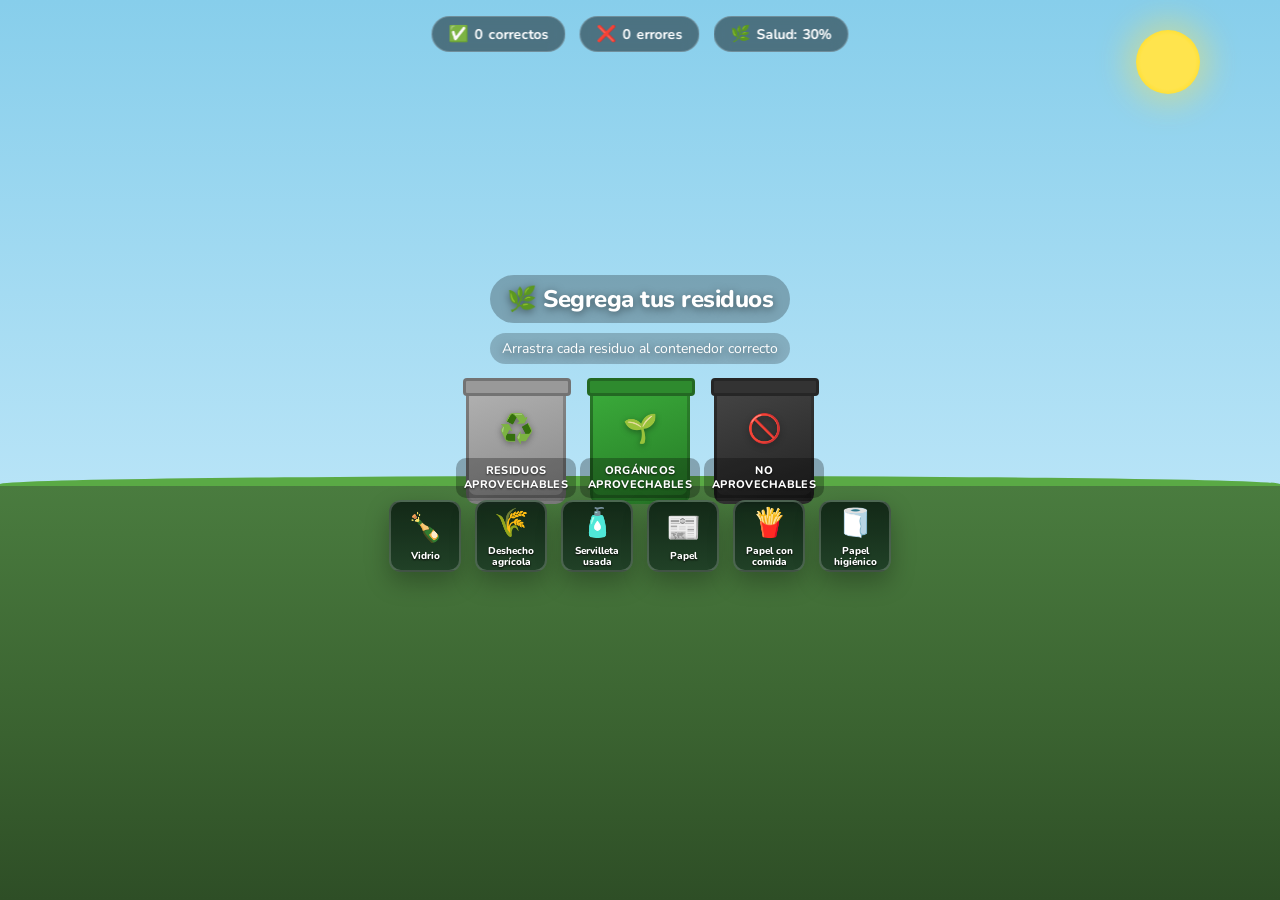
<file: homepage/static/segregacion_residuos.html>
<!DOCTYPE html>
<html lang="es">
<head>
<meta charset="UTF-8">
<meta name="viewport" content="width=device-width, initial-scale=1.0">
<title>Segregación de Residuos</title>
<link href="https://fonts.googleapis.com/css2?family=Nunito:wght@400;600;700;800&display=swap" rel="stylesheet">
<style>
  * { margin: 0; padding: 0; box-sizing: border-box; }

  body {
    font-family: 'Nunito', sans-serif;
    background: #1a2e1a;
    min-height: 100vh;
    overflow-x: hidden;
    user-select: none;
  }

  #scene {
    position: relative;
    width: 100%;
    height: 100vh;
    min-height: 600px;
    overflow: hidden;
  }

  /* SKY */
  #sky {
    position: absolute; top: 0; left: 0; width: 100%; height: 55%;
    background: linear-gradient(180deg, #87CEEB 0%, #b8e4f7 100%);
    transition: background 2s ease;
  }
  #sky.polluted { background: linear-gradient(180deg, #7a6e5a 0%, #a89878 100%); }

  /* SUN */
  #sun {
    position: absolute; top: 30px; right: 80px;
    width: 64px; height: 64px;
    background: radial-gradient(circle, #FFE44D 60%, #FFD700 100%);
    border-radius: 50%;
    box-shadow: 0 0 30px 10px rgba(255,228,77,0.4);
    transition: opacity 2s, filter 2s;
  }
  #sky.polluted #sun { filter: brightness(0.5) sepia(1); }

  /* GROUND */
  #ground {
    position: absolute; bottom: 0; left: 0; width: 100%; height: 46%;
    background: linear-gradient(180deg, #4a7c3f 0%, #3a6230 60%, #2e4e26 100%);
    transition: background 2s ease;
  }
  #ground.dead { background: linear-gradient(180deg, #7a6040 0%, #5a4830 60%, #3e3220 100%); }

  /* GRASS LINE */
  #grass-line {
    position: absolute;
    bottom: 44%;
    left: 0; width: 100%;
    height: 28px;
    background: #5aaa45;
    border-radius: 50% 50% 0 0 / 8px 8px 0 0;
    transition: background 2s;
  }
  #grass-line.dead { background: #7a6040; }

  /* TREES CONTAINER */
  #trees {
    position: absolute;
    bottom: 44%;
    left: 0; width: 100%;
    height: 200px;
    display: flex;
    align-items: flex-end;
    justify-content: space-around;
    padding: 0 5%;
    pointer-events: none;
  }

  .tree {
    display: flex;
    flex-direction: column;
    align-items: center;
    transform-origin: bottom center;
    transition: transform 1.2s cubic-bezier(0.34,1.56,0.64,1), opacity 1.2s;
    transform: scaleY(1);
    opacity: 1;
  }
  .tree.hidden { transform: scaleY(0); opacity: 0; }
  .tree.dead .tree-top { border-bottom-color: #8a7240 !important; }
  .tree.dead .tree-top::before { border-bottom-color: #7a6030 !important; }

  .tree-trunk {
    width: 14px; height: 36px;
    background: #7a5230;
    border-radius: 3px;
  }
  .tree.dead .tree-trunk { background: #5a3a18; }

  .tree-top {
    width: 0; height: 0;
    border-left: 30px solid transparent;
    border-right: 30px solid transparent;
    border-bottom: 55px solid #2e8b2e;
    position: relative;
    transition: border-bottom-color 2s;
  }
  .tree-top::before {
    content: '';
    position: absolute;
    top: 20px; left: -25px;
    width: 0; height: 0;
    border-left: 25px solid transparent;
    border-right: 25px solid transparent;
    border-bottom: 50px solid #3aaa3a;
    transition: border-bottom-color 2s;
  }

  .flower {
    position: absolute;
    bottom: calc(44% + 8px);
    width: 16px; height: 16px;
    border-radius: 50%;
    transition: opacity 1.2s, transform 1.2s cubic-bezier(0.34,1.56,0.64,1);
    transform-origin: bottom center;
    transform: scaleY(1);
    opacity: 1;
  }
  .flower.hidden { opacity: 0; transform: scaleY(0); }

  /* BINS */
  #bins-area {
    position: absolute;
    bottom: 44%;
    left: 0; width: 100%;
    display: flex;
    justify-content: center;
    gap: 24px;
    padding-bottom: 0;
    z-index: 10;
    align-items: flex-end;
  }

  .bin {
    width: 100px;
    height: 115px;
    border-radius: 6px 6px 10px 10px;
    display: flex;
    flex-direction: column;
    align-items: center;
    justify-content: flex-start;
    cursor: default;
    position: relative;
    border: 3px solid rgba(0,0,0,0.25);
    transition: transform 0.2s, box-shadow 0.2s;
    box-shadow: inset 0 -6px 0 rgba(0,0,0,0.2);
    padding-top: 18px;
  }
  .bin:hover { transform: translateY(-4px); box-shadow: 0 8px 20px rgba(0,0,0,0.3), inset 0 -6px 0 rgba(0,0,0,0.2); }
  .bin.drag-over { transform: scale(1.08) translateY(-6px); box-shadow: 0 0 0 4px #fff, 0 8px 30px rgba(0,0,0,0.4), inset 0 -6px 0 rgba(0,0,0,0.2); }
  .bin.correct-flash { animation: correctFlash 0.5s ease; }
  .bin.wrong-flash { animation: wrongFlash 0.5s ease; }

  @keyframes correctFlash { 0%,100%{} 50%{box-shadow:0 0 0 6px #4cff6e,0 0 30px #4cff6e;} }
  @keyframes wrongFlash { 0%,100%{} 50%{box-shadow:0 0 0 6px #ff4444,0 0 30px #ff4444;} }

  .bin-label {
    font-size: 11px;
    font-weight: 800;
    color: #ffffff;
    text-align: center;
    line-height: 1.25;
    padding: 6px 8px;
    text-shadow: 0 1px 2px rgba(0,0,0,0.7);
    margin-top: 6px;
    border-radius: 10px;
    background: rgba(0,0,0,0.28);
    letter-spacing: 0.03em;
  }
  .bin-icon {
    font-size: 28px;
    margin-bottom: 4px;
    filter: drop-shadow(0 2px 3px rgba(0,0,0,0.35));
  }

  .bin-lid {
    position: absolute;
    top: -14px; left: -6px;
    width: 108px; height: 18px;
    border-radius: 4px;
    border: 3px solid rgba(0,0,0,0.25);
  }

  #bin-gray { background: linear-gradient(160deg, #b0b0b0, #888); }
  #bin-gray .bin-lid { background: #999; }
  #bin-green { background: linear-gradient(160deg, #3aaa3a, #267a26); }
  #bin-green .bin-lid { background: #2e8a2e; }
  #bin-black { background: linear-gradient(160deg, #444, #222); }
  #bin-black .bin-lid { background: #333; }

  /* WASTE ITEMS ON GROUND */
  #waste-ground {
    position: absolute;
    bottom: calc(44% - 92px);
    left: 0; width: 100%;
    height: 120px;
    display: flex;
    align-items: center;
    justify-content: center;
    gap: 14px;
    z-index: 20;
    flex-wrap: wrap;
    padding: 0 60px;
  }

  .waste-item {
    width: 72px; height: 72px;
    background: linear-gradient(180deg, rgba(11,29,18,0.88), rgba(28,58,36,0.88));
    border: 2px solid rgba(255,255,255,0.2);
    border-radius: 12px;
    display: flex;
    flex-direction: column;
    align-items: center;
    justify-content: center;
    cursor: grab;
    font-size: 28px;
    transition: transform 0.15s, box-shadow 0.15s;
    position: relative;
    z-index: 30;
    backdrop-filter: blur(4px);
    box-shadow: 0 10px 24px rgba(0,0,0,0.28);
  }
  .waste-item:hover { transform: scale(1.1) translateY(-3px); box-shadow: 0 8px 20px rgba(0,0,0,0.4); }
  .waste-item:active { cursor: grabbing; }
  .waste-item.dragging { opacity: 0.3; transform: scale(0.9); }

  .waste-name {
    font-size: 10px;
    color: #ffffff;
    font-weight: 800;
    text-align: center;
    margin-top: 4px;
    line-height: 1.15;
    text-shadow: 0 1px 2px rgba(0,0,0,0.95);
    max-width: 60px;
  }

  /* DRAG GHOST */
  #drag-ghost {
    position: fixed;
    pointer-events: none;
    z-index: 9999;
    font-size: 38px;
    transform: translate(-50%, -50%);
    display: none;
    filter: drop-shadow(0 6px 12px rgba(0,0,0,0.5));
    transition: none;
  }

  /* SCORE & HUD */
  #hud {
    position: absolute;
    top: 16px; left: 50%;
    transform: translateX(-50%);
    display: flex;
    gap: 14px;
    z-index: 100;
    align-items: center;
  }

  .hud-card {
    background: rgba(0,0,0,0.45);
    backdrop-filter: blur(8px);
    border: 1.5px solid rgba(255,255,255,0.2);
    border-radius: 20px;
    padding: 6px 16px;
    color: white;
    font-size: 14px;
    font-weight: 700;
    display: flex;
    align-items: center;
    gap: 6px;
  }
  .hud-icon { font-size: 16px; }

  /* TOAST FEEDBACK */
  #toast {
    position: absolute;
    top: 70px; left: 50%;
    transform: translateX(-50%) translateY(-10px);
    background: rgba(0,0,0,0.8);
    color: white;
    padding: 10px 22px;
    border-radius: 30px;
    font-size: 15px;
    font-weight: 700;
    opacity: 0;
    transition: opacity 0.3s, transform 0.3s;
    z-index: 200;
    pointer-events: none;
    text-align: center;
    max-width: 320px;
  }
  #toast.show {
    opacity: 1;
    transform: translateX(-50%) translateY(0);
  }
  #toast.good { border: 2px solid #4cff6e; color: #4cff6e; }
  #toast.bad { border: 2px solid #ff6644; color: #ff6644; }

  /* BIRDS */
  .bird {
    position: absolute;
    font-size: 18px;
    transition: opacity 2s;
    pointer-events: none;
    animation: flyBird linear infinite;
  }
  .bird.hidden { opacity: 0; }
  @keyframes flyBird {
    0% { transform: translateX(0) translateY(0); }
    25% { transform: translateX(40px) translateY(-12px); }
    50% { transform: translateX(80px) translateY(0); }
    75% { transform: translateX(120px) translateY(-8px); }
    100% { transform: translateX(160px) translateY(0); }
  }

  /* SMOG particles */
  .smog {
    position: absolute;
    border-radius: 50%;
    background: rgba(100,80,50,0.18);
    pointer-events: none;
    animation: smogFloat linear infinite;
    opacity: 0;
    transition: opacity 2s;
  }
  .smog.show { opacity: 1; }
  @keyframes smogFloat {
    0% { transform: translateY(0) scale(1); }
    100% { transform: translateY(-120px) scale(2.5); opacity: 0; }
  }

  /* TITLE */
  #title-bar {
    position: absolute;
    bottom: calc(44% + 140px);
    left: 50%; transform: translateX(-50%);
    text-align: center;
    color: white;
    pointer-events: none;
    z-index: 5;
    text-shadow: 0 2px 8px rgba(0,0,0,0.5);
  }
  #title-bar h1 {
    font-size: 24px;
    font-weight: 800;
    letter-spacing: -0.5px;
    background: rgba(0,0,0,0.26);
    padding: 8px 16px;
    border-radius: 999px;
  }
  #title-bar p {
    font-size: 14px;
    opacity: 1;
    margin-top: 10px;
    background: rgba(0,0,0,0.22);
    padding: 6px 12px;
    border-radius: 999px;
    display: inline-block;
  }

  /* RESTART */
  #end-screen {
    display: none;
    position: absolute;
    inset: 0;
    background: rgba(0,0,0,0.7);
    backdrop-filter: blur(8px);
    z-index: 300;
    align-items: center;
    justify-content: center;
    flex-direction: column;
    gap: 18px;
  }
  #end-screen.show { display: flex; }
  #end-screen h2 { font-size: 32px; color: white; font-weight: 800; text-align: center; }
  #end-screen p { font-size: 16px; color: rgba(255,255,255,0.8); text-align: center; max-width: 340px; }
  #end-screen .score-big { font-size: 54px; font-weight: 800; }
  .btn-restart {
    padding: 14px 36px;
    border-radius: 50px;
    border: none;
    background: #4caa3a;
    color: white;
    font-size: 17px;
    font-weight: 800;
    cursor: pointer;
    font-family: 'Nunito', sans-serif;
    transition: transform 0.15s, background 0.15s;
  }
  .btn-restart:hover { background: #3a8a2a; transform: scale(1.05); }

  /* RESPONSIVE */
  @media (max-width: 600px) {
    .bin { width: 88px; height: 110px; }
    .bin-lid { width: 88px; }
    #bins-area { gap: 12px; }
    .waste-item { width: 62px; height: 62px; font-size: 22px; }
    #waste-ground {
      gap: 10px;
      padding: 0 28px;
      bottom: calc(44% - 88px);
      height: 110px;
    }
    .bin-label { font-size: 9px; padding: 5px 6px; }
    .waste-name { font-size: 9px; max-width: 52px; }
  }
</style>
</head>
<body>

<div id="scene">
  <!-- Sky & Atmosphere -->
  <div id="sky">
    <div id="sun"></div>
    <!-- Birds (shown when env is healthy) -->
    <div class="bird" style="top:18%;left:15%;animation-duration:14s;">🐦</div>
    <div class="bird" style="top:25%;left:30%;animation-duration:18s;animation-delay:-5s;">🐦</div>
    <div class="bird" style="top:12%;left:55%;animation-duration:22s;animation-delay:-10s;">🐦</div>
    <!-- Smog -->
    <div class="smog" id="smog1" style="width:120px;height:80px;top:10%;left:20%;animation-duration:8s;"></div>
    <div class="smog" id="smog2" style="width:90px;height:60px;top:18%;left:50%;animation-duration:11s;animation-delay:-3s;"></div>
    <div class="smog" id="smog3" style="width:150px;height:100px;top:8%;right:15%;animation-duration:9s;animation-delay:-5s;"></div>
  </div>

  <!-- Title -->
  <div id="title-bar">
    <h1>🌿 Segrega tus residuos</h1>
    <p>Arrastra cada residuo al contenedor correcto</p>
  </div>

  <!-- Trees -->
  <div id="trees">
    <div class="tree" id="tree1"><div class="tree-top"></div><div class="tree-trunk"></div></div>
    <div class="tree" id="tree2"><div class="tree-top"></div><div class="tree-trunk"></div></div>
    <div class="tree" id="tree3"><div class="tree-top"></div><div class="tree-trunk"></div></div>
    <div class="tree" id="tree4"><div class="tree-top"></div><div class="tree-trunk"></div></div>
    <div class="tree" id="tree5"><div class="tree-top"></div><div class="tree-trunk"></div></div>
  </div>

  <!-- Flowers -->
  <div class="flower" id="f1" style="left:8%;background:#FF8C00;"></div>
  <div class="flower" id="f2" style="left:16%;background:#FF4499;"></div>
  <div class="flower" id="f3" style="left:72%;background:#FFDD00;"></div>
  <div class="flower" id="f4" style="left:82%;background:#FF6699;"></div>
  <div class="flower" id="f5" style="left:88%;background:#FF8C00;"></div>

  <!-- Ground -->
  <div id="grass-line"></div>
  <div id="ground"></div>

  <!-- Bins -->
  <div id="bins-area">
    <div class="bin" id="bin-gray" data-type="aprovechable">
      <div class="bin-lid"></div>
      <div class="bin-icon">♻️</div>
      <div class="bin-label">RESIDUOS<br>APROVECHABLES</div>
    </div>
    <div class="bin" id="bin-green" data-type="organico">
      <div class="bin-lid"></div>
      <div class="bin-icon">🌱</div>
      <div class="bin-label">ORGÁNICOS<br>APROVECHABLES</div>
    </div>
    <div class="bin" id="bin-black" data-type="no-aprovechable">
      <div class="bin-lid"></div>
      <div class="bin-icon">🚫</div>
      <div class="bin-label">NO<br>APROVECHABLES</div>
    </div>
  </div>

  <!-- Waste Items on Ground -->
  <div id="waste-ground"></div>

  <!-- HUD -->
  <div id="hud">
    <div class="hud-card"><span class="hud-icon">✅</span> <span id="score-correct">0</span> correctos</div>
    <div class="hud-card"><span class="hud-icon">❌</span> <span id="score-wrong">0</span> errores</div>
    <div class="hud-card"><span class="hud-icon">🌿</span> Salud: <span id="env-bar">100%</span></div>
  </div>

  <!-- Toast -->
  <div id="toast"></div>

  <!-- Drag ghost -->
  <div id="drag-ghost"></div>

  <!-- End screen -->
  <div id="end-screen">
    <div id="end-emoji" style="font-size:64px;">🌍</div>
    <h2 id="end-title">¡Ronda completada!</h2>
    <div class="score-big" id="end-score">0/10</div>
    <p id="end-msg"></p>
    <button class="btn-restart" onclick="initGame()">🔄 Jugar de nuevo</button>
  </div>
</div>

<script>
const wasteData = [
  { emoji:'🍶', name:'Plástico', type:'aprovechable', msg:'¡Correcto! El plástico va al contenedor gris (aprovechable).' },
  { emoji:'📦', name:'Cartón', type:'aprovechable', msg:'¡Bien! El cartón es reciclable.' },
  { emoji:'🍾', name:'Vidrio', type:'aprovechable', msg:'¡Excelente! El vidrio va al contenedor gris.' },
  { emoji:'📰', name:'Papel', type:'aprovechable', msg:'¡Correcto! El papel es aprovechable.' },
  { emoji:'🔩', name:'Metal', type:'aprovechable', msg:'¡Bien! Los metales son reciclables.' },
  { emoji:'🍌', name:'Cáscara', type:'organico', msg:'¡Perfecto! Los restos de comida van al contenedor verde.' },
  { emoji:'🥦', name:'Restos comida', type:'organico', msg:'¡Correcto! La materia orgánica al contenedor verde.' },
  { emoji:'🌾', name:'Deshecho agrícola', type:'organico', msg:'¡Bien! Los desechos agrícolas son orgánicos.' },
  { emoji:'🧻', name:'Papel higiénico', type:'no-aprovechable', msg:'¡Correcto! El papel higiénico no es reciclable.' },
  { emoji:'🍟', name:'Papel con comida', type:'no-aprovechable', msg:'¡Bien! El papel contaminado va al contenedor negro.' },
  { emoji:'💿', name:'Papel metalizado', type:'no-aprovechable', msg:'¡Correcto! Los papeles metalizados no son aprovechables.' },
  { emoji:'🧴', name:'Servilleta usada', type:'no-aprovechable', msg:'¡Correcto! Las servilletas usadas al contenedor negro.' },
];

let correctCount = 0;
let wrongCount = 0;
let envHealth = 100;
let totalItems = 0;
let placedItems = 0;
let dragItem = null;
let dragGhost = document.getElementById('drag-ghost');
let currentBatch = [];

const BATCH_SIZE = 6;
const TREES = ['tree1','tree2','tree3','tree4','tree5'];
const FLOWERS = ['f1','f2','f3','f4','f5'];

function shuffle(arr) {
  return [...arr].sort(() => Math.random() - 0.5);
}

function initGame() {
  correctCount = 0; wrongCount = 0; envHealth = 30; placedItems = 0;
  // Reset all trees/flowers to hidden so growth is visible from start
  document.querySelectorAll('.tree').forEach(t => { t.classList.add('hidden'); t.classList.remove('dead'); });
  document.querySelectorAll('.flower').forEach(f => f.classList.add('hidden'));
  document.getElementById('sky').classList.remove('polluted');
  document.getElementById('ground').classList.remove('dead');
  document.getElementById('grass-line').classList.remove('dead');
  document.querySelectorAll('.smog').forEach(s => s.classList.remove('show'));
  document.querySelectorAll('.bird').forEach(b => b.classList.add('hidden'));
  updateHUD();
  document.getElementById('end-screen').classList.remove('show');
  spawnBatch();
}

function spawnBatch() {
  const ground = document.getElementById('waste-ground');
  ground.innerHTML = '';
  currentBatch = shuffle(wasteData).slice(0, BATCH_SIZE);
  totalItems = currentBatch.length;
  placedItems = 0;

  currentBatch.forEach((item, i) => {
    const el = document.createElement('div');
    el.className = 'waste-item';
    el.dataset.type = item.type;
    el.dataset.idx = i;
    el.innerHTML = `<span>${item.emoji}</span><div class="waste-name">${item.name}</div>`;
    el.draggable = true;

    el.addEventListener('dragstart', e => {
      dragItem = el;
      el.classList.add('dragging');
      dragGhost.textContent = item.emoji;
      dragGhost.style.display = 'block';
      e.dataTransfer.effectAllowed = 'move';
      e.dataTransfer.setDragImage(new Image(), 0, 0);
    });

    el.addEventListener('dragend', () => {
      el.classList.remove('dragging');
      dragGhost.style.display = 'none';
      dragItem = null;
    });

    // Touch support
    let touchStartX, touchStartY;
    el.addEventListener('touchstart', e => {
      const touch = e.touches[0];
      touchStartX = touch.clientX; touchStartY = touch.clientY;
      dragItem = el;
      dragGhost.style.display = 'block';
      dragGhost.textContent = item.emoji;
    }, { passive: true });

    el.addEventListener('touchmove', e => {
      e.preventDefault();
      const touch = e.touches[0];
      dragGhost.style.left = touch.clientX + 'px';
      dragGhost.style.top = touch.clientY + 'px';
    }, { passive: false });

    el.addEventListener('touchend', e => {
      dragGhost.style.display = 'none';
      const touch = e.changedTouches[0];
      const target = document.elementFromPoint(touch.clientX, touch.clientY);
      const bin = target ? target.closest('.bin') : null;
      if (bin && dragItem) {
        handleDrop(bin, dragItem);
      }
      dragItem = null;
    });

    ground.appendChild(el);
  });
}

document.querySelectorAll('.bin').forEach(bin => {
  bin.addEventListener('dragover', e => {
    e.preventDefault();
    bin.classList.add('drag-over');
  });
  bin.addEventListener('dragleave', () => {
    bin.classList.remove('drag-over');
  });
  bin.addEventListener('drop', e => {
    e.preventDefault();
    bin.classList.remove('drag-over');
    if (dragItem) handleDrop(bin, dragItem);
  });
});

document.addEventListener('dragover', e => {
  dragGhost.style.left = e.clientX + 'px';
  dragGhost.style.top = e.clientY + 'px';
});

function handleDrop(bin, item) {
  const binType = bin.dataset.type;
  const itemType = item.dataset.type;
  const idx = parseInt(item.dataset.idx);
  const data = currentBatch[idx];

  if (binType === itemType) {
    // Correct!
    correctCount++;
    envHealth = Math.min(100, envHealth + 14);
    bin.classList.add('correct-flash');
    showToast('✅ ' + data.msg, 'good');
    item.style.transition = 'transform 0.4s, opacity 0.4s';
    item.style.transform = 'scale(0) rotate(20deg)';
    item.style.opacity = '0';
    setTimeout(() => item.remove(), 400);
  } else {
    // Wrong!
    wrongCount++;
    envHealth = Math.max(0, envHealth - 12);
    bin.classList.add('wrong-flash');
    const correctBinNames = { aprovechable: '♻️ Gris', organico: '🌱 Verde', 'no-aprovechable': '🚫 Negro' };
    showToast(`❌ ¡Incorrecto! Va en el contenedor ${correctBinNames[itemType]}`, 'bad');
    item.style.transition = 'transform 0.3s';
    item.style.transform = 'translateX(-8px)';
    setTimeout(() => { item.style.transform = 'translateX(8px)'; }, 150);
    setTimeout(() => { item.style.transform = ''; }, 300);
  }

  setTimeout(() => bin.classList.remove('correct-flash','wrong-flash'), 600);
  updateHUD();
  updateEnvironment();
  placedItems++;

  const remaining = document.querySelectorAll('.waste-item').length - (binType === itemType ? 1 : 0);
  if (remaining <= 0) {
    setTimeout(() => {
      if (placedItems >= totalItems) showEndScreen();
    }, 500);
  }
}

function updateHUD() {
  document.getElementById('score-correct').textContent = correctCount;
  document.getElementById('score-wrong').textContent = wrongCount;
  document.getElementById('env-bar').textContent = Math.round(envHealth) + '%';
}

function updateEnvironment() {
  const h = envHealth;
  const sky = document.getElementById('sky');
  const ground = document.getElementById('ground');
  const grassLine = document.getElementById('grass-line');
  const birds = document.querySelectorAll('.bird');
  const smogs = document.querySelectorAll('.smog');

  if (h >= 70) {
    // Healthy
    sky.classList.remove('polluted');
    ground.classList.remove('dead');
    grassLine.classList.remove('dead');
    birds.forEach(b => b.classList.remove('hidden'));
    smogs.forEach(s => s.classList.remove('show'));
    growTrees(Math.round((h / 100) * 5));
    growFlowers(true);
  } else if (h >= 40) {
    sky.classList.remove('polluted');
    ground.classList.remove('dead');
    birds.forEach(b => b.classList.add('hidden'));
    smogs.forEach((s, i) => { if (i === 0) s.classList.add('show'); });
    growTrees(Math.round((h / 100) * 5));
    growFlowers(h > 55);
  } else {
    // Dying
    sky.classList.add('polluted');
    ground.classList.add('dead');
    grassLine.classList.add('dead');
    birds.forEach(b => b.classList.add('hidden'));
    smogs.forEach(s => s.classList.add('show'));
    growTrees(Math.max(0, Math.round((h / 100) * 5)));
    growFlowers(false);
    // Kill trees
    TREES.forEach((id, i) => {
      const t = document.getElementById(id);
      if (i >= Math.round((h / 100) * 5)) {
        t.classList.add('dead');
      }
    });
  }
}

function growTrees(count) {
  TREES.forEach((id, i) => {
    const t = document.getElementById(id);
    if (i < count) {
      // Stagger each tree reveal slightly
      setTimeout(() => {
        t.classList.remove('hidden');
        t.classList.remove('dead');
      }, i * 120);
    } else {
      t.classList.add('hidden');
    }
  });
}

function growFlowers(show) {
  FLOWERS.forEach((id, i) => {
    const f = document.getElementById(id);
    setTimeout(() => {
      if (show) f.classList.remove('hidden');
      else f.classList.add('hidden');
    }, i * 80);
  });
}

function showToast(msg, type) {
  const t = document.getElementById('toast');
  t.textContent = msg;
  t.className = 'show ' + type;
  clearTimeout(window._toastTimer);
  window._toastTimer = setTimeout(() => t.classList.remove('show'), 3000);
}

function showEndScreen() {
  const total = correctCount + wrongCount;
  const pct = total > 0 ? Math.round((correctCount / total) * 100) : 0;
  const end = document.getElementById('end-screen');
  document.getElementById('end-score').textContent = correctCount + '/' + total;
  document.getElementById('end-score').style.color = pct >= 70 ? '#4cff6e' : '#ff6644';

  if (pct >= 80) {
    document.getElementById('end-emoji').textContent = '🌳🌿🌍';
    document.getElementById('end-title').textContent = '¡Planeta protegido!';
    document.getElementById('end-msg').textContent = 'Excelente segregación. Tus acciones ayudan a conservar los ecosistemas y reducir la contaminación.';
  } else if (pct >= 50) {
    document.getElementById('end-emoji').textContent = '🌱';
    document.getElementById('end-title').textContent = '¡Buen intento!';
    document.getElementById('end-msg').textContent = 'Vas por buen camino. Recuerda: orgánicos al verde, reciclables al gris y no aprovechables al negro.';
  } else {
    document.getElementById('end-emoji').textContent = '🌫️';
    document.getElementById('end-title').textContent = 'El planeta necesita tu ayuda';
    document.getElementById('end-msg').textContent = 'La segregación incorrecta contamina el ambiente. ¡Practica más para proteger la naturaleza!';
  }

  end.classList.add('show');
}

// Init: all trees/flowers hidden, then initGame shows them
document.querySelectorAll('.tree').forEach(t => t.classList.add('hidden'));
document.querySelectorAll('.flower').forEach(f => f.classList.add('hidden'));
initGame();
</script>
</body>
</html>
</file>
